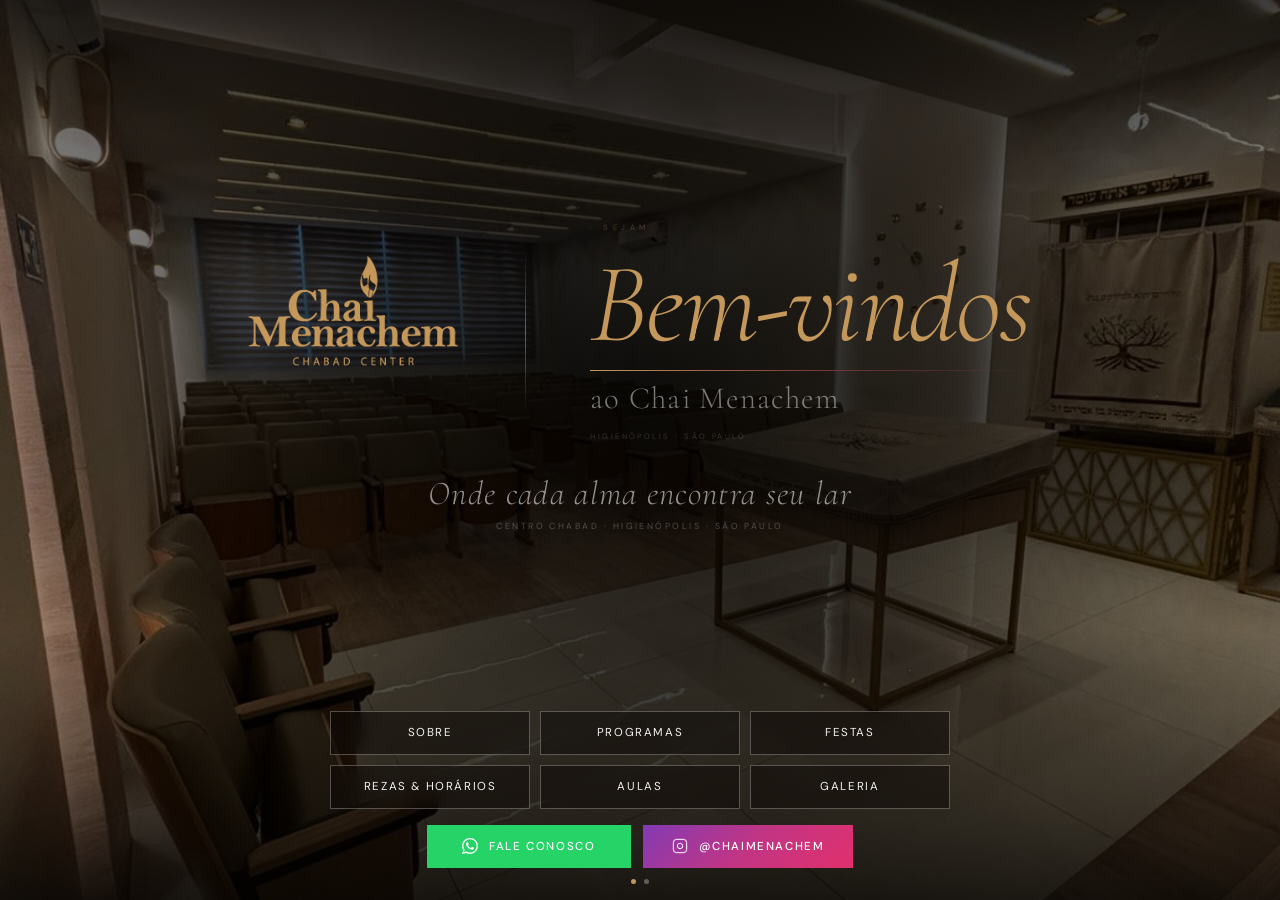
<file: Website/color-preview.html>
<!DOCTYPE html>
<html lang="pt-BR">
<head>
<meta charset="UTF-8">
<meta name="viewport" content="width=device-width, initial-scale=1.0">
<title>Chai Menachem — Centro Chabad</title>
<link rel="icon" type="image/png" href="logo.png"/>
<link rel="preconnect" href="https://fonts.googleapis.com">
<link href="https://fonts.googleapis.com/css2?family=Cormorant+Garamond:ital,wght@0,300;0,400;0,600;1,300;1,400&family=DM+Sans:opsz,wght@9..40,300;9..40,400;9..40,500&family=Frank+Ruhl+Libre:wght@400&display=swap" rel="stylesheet">
<style>
*,*::before,*::after{box-sizing:border-box;margin:0;padding:0}
html,body{height:100%;font-family:'DM Sans',sans-serif;-webkit-font-smoothing:antialiased;overflow:hidden}

:root {
  --accent: #7A3A3A;
  --accent-light: #9A4A4A;
  --accent-glow: rgba(122,58,58,0.45);
}

/* ── LANDING PAGE ── */
#landing {
  position: fixed;
  inset: 0;
  display: flex;
  flex-direction: column;
  justify-content: space-between;
  overflow: hidden;
}

/* ── SLIDESHOW ── */
.slides {
  position: absolute;
  inset: 0;
  z-index: 0;
}
.slide {
  position: absolute;
  inset: 0;
  background-size: cover;
  background-position: center;
  opacity: 0;
  transition: opacity 2s ease-in-out;
  animation: kenburns 10s ease-in-out infinite alternate;
}
.slide.active { opacity: 1; }
@keyframes kenburns {
  0%   { transform: scale(1.0); }
  100% { transform: scale(1.08); }
}
.overlay {
  position: absolute;
  inset: 0;
  z-index: 1;
  background:
    radial-gradient(ellipse 62% 72% at 50% 44%,
      rgba(3,2,1,0.92) 0%,
      rgba(3,2,1,0.72) 40%,
      rgba(3,2,1,0.18) 100%),
    linear-gradient(to bottom, rgba(3,2,1,0.72) 0%, rgba(3,2,1,0.12) 24%, rgba(3,2,1,0.12) 70%, rgba(3,2,1,0.82) 100%);
}

/* ── CONTENU ── */
.landing-content {
  position: relative;
  z-index: 2;
  display: flex;
  flex-direction: column;
  height: 100%;
  padding: 2.5rem 3rem 1.5rem;
}

/* ── CENTER GROUP ── */
.center-group {
  flex: 1;
  display: flex;
  flex-direction: column;
  justify-content: center;
  align-items: center;
  gap: .8rem;
}
.center-pair {
  display: flex;
  align-items: center;
  justify-content: center;
  gap: 2.5rem;
}

/* LOGO */
.logo-area {
  display: flex;
  flex-direction: column;
  align-items: center;
  text-align: center;
  animation: fadeSlideLeft .8s ease both;
  animation-delay: .2s;
  position: relative;
}
@keyframes fadeSlideLeft {
  from { opacity: 0; transform: translateX(-28px); }
  to   { opacity: 1; transform: translateX(0); }
}
.logo-img-wrap {
  width: 260px;
  height: 172px;
  overflow: hidden;
  position: relative;
  z-index: 1;
  flex-shrink: 0;
}
.logo-img {
  position: absolute;
  width: 429px;
  left: -88px;
  top: -136px;
  filter: url(#gold-exact);
  -webkit-mask-image: linear-gradient(to right, black 76%, transparent 100%);
  mask-image: linear-gradient(to right, black 76%, transparent 100%);
  -webkit-mask-size: 0% 100%;
  mask-size: 0% 100%;
  -webkit-mask-repeat: no-repeat;
  mask-repeat: no-repeat;
  animation: logoWrite 2.4s cubic-bezier(.25,.46,.45,.94) .3s both;
}
@keyframes logoWrite {
  from { -webkit-mask-size: 0% 100%;   mask-size: 0% 100%; }
  to   { -webkit-mask-size: 132% 100%; mask-size: 132% 100%; }
}
/* Lueur ambiante logo */
.logo-area::before {
  content: '';
  position: absolute;
  left: 50%; top: 50%;
  transform: translate(-50%, -50%);
  width: 320px; height: 145px;
  background: radial-gradient(ellipse at center,
    rgba(196,151,90,0.42) 0%,
    rgba(196,151,90,0.14) 52%,
    transparent 80%);
  z-index: 0;
  pointer-events: none;
  opacity: 0;
  animation: logoAmbient 6s ease-in-out 2.2s infinite;
}
@keyframes logoAmbient {
  0%,100% { opacity: .32; }
  50%     { opacity: .82; }
}

/* Slogan */
.center-bottom-label {
  text-align: center;
  margin-top: 0;
  margin-bottom: 0;
  opacity: 0;
  animation: fadeIn .8s ease 1.6s both;
}
.slogan-text {
  display: block;
  font-family: 'Cormorant Garamond', serif;
  font-size: clamp(1.5rem, 2.6vw, 2.2rem);
  font-style: italic;
  font-weight: 300;
  color: rgba(255,255,255,.55);
  letter-spacing: .04em;
  margin-bottom: .35rem;
}
.location-text {
  display: block;
  font-family: 'DM Sans', sans-serif;
  font-size: .55rem;
  letter-spacing: .28em;
  text-transform: uppercase;
  color: rgba(255,255,255,.25);
}

/* Separador vertical animado */
.pair-divider {
  width: 1px;
  height: 0;
  background: linear-gradient(to bottom, transparent, rgba(255,255,255,.35), transparent);
  flex-shrink: 0;
  animation: dividerGrow .7s cubic-bezier(.25,.46,.45,.94) .65s both;
}
@keyframes dividerGrow {
  to { height: 160px; }
}

/* BEM-VINDOS */
.welcome-area {
  text-align: left;
  position: relative;
  padding: 1.2rem 1.5rem;
}
@keyframes fadeIn {
  from { opacity: 0; }
  to   { opacity: 1; }
}
@keyframes clipReveal {
  from { clip-path: inset(100% 0 0 0); opacity: 0; }
  to   { clip-path: inset(0% 0 0 0);   opacity: 1; }
}
.welcome-eyebrow {
  display: block;
  font-family: 'DM Sans', sans-serif;
  font-size: .48rem;
  font-weight: 300;
  letter-spacing: .58em;
  text-transform: uppercase;
  color: rgba(196,151,90,.38);
  margin-bottom: 1rem;
  opacity: 0;
  animation: fadeIn .8s ease 1.5s both;
}
.welcome-word {
  font-family: 'Cormorant Garamond', serif;
  font-size: clamp(4.8rem, 8.8vw, 8.5rem);
  font-weight: 300;
  font-style: italic;
  color: #C4975A;
  letter-spacing: -.02em;
  line-height: 1;
  white-space: nowrap;
  display: block;
  animation: clipReveal 1.05s cubic-bezier(.25,.46,.45,.94) .75s both;
}
.welcome-city {
  display: block;
  font-family: 'DM Sans', sans-serif;
  font-size: .48rem;
  font-weight: 300;
  letter-spacing: .32em;
  text-transform: uppercase;
  color: rgba(255,255,255,.2);
  margin-top: .9rem;
  opacity: 0;
  animation: fadeIn .8s ease 2.2s both;
}
.welcome-sub-name {
  font-family: 'Cormorant Garamond', serif;
  font-size: clamp(1.3rem, 2.4vw, 2rem);
  font-style: normal;
  font-weight: 300;
  color: rgba(255,255,255,.45);
  display: block;
  margin-top: .55rem;
  letter-spacing: .04em;
  opacity: 0;
  animation: fadeIn .8s ease 1.25s both;
}
/* Traço animado */
.bv-underline {
  display: block;
  height: 1px;
  width: 0;
  background: linear-gradient(90deg, #C4975A, var(--accent), transparent);
  margin-top: .6rem;
  transform-origin: left;
  animation: underlineGrow .9s cubic-bezier(.25,.46,.45,.94) 1.5s forwards,
             underlinePulse 3s ease-in-out 2.5s infinite;
}
@keyframes underlineGrow { to { width: 100%; } }
@keyframes underlinePulse {
  0%,100% { opacity:1; }
  50%      { opacity:.35; }
}
.welcome-area:hover .bv-underline {
  height: 2px;
  background: linear-gradient(90deg, #C4975A, var(--accent));
}

/* ── MENU BUTTONS ── */
.menu-section { margin: 1rem 0; }
.menu-grid {
  display: grid;
  grid-template-columns: repeat(3, 1fr);
  gap: .6rem;
  max-width: 620px;
  margin: 0 auto;
}
.menu-btn {
  position: relative;
  overflow: hidden;
  padding: .85rem 1rem;
  background: rgba(10,6,3,.45);
  backdrop-filter: blur(10px);
  -webkit-backdrop-filter: blur(10px);
  border: 1px solid rgba(255,255,255,.28);
  color: rgba(255,255,255,.95);
  font-family: 'DM Sans', sans-serif;
  font-size: .72rem;
  font-weight: 400;
  letter-spacing: .14em;
  text-transform: uppercase;
  cursor: pointer;
  text-align: center;
  text-decoration: none;
  transition: border-color .3s, color .3s, background .3s;
  opacity: 0;
  transform: translateY(18px);
  animation: btnUp .5s ease both;
}
.menu-btn::before {
  content: '';
  position: absolute;
  bottom: 0; left: 0; right: 0;
  height: 0;
  background: var(--accent);
  transition: height .35s cubic-bezier(.25,.46,.45,.94);
  z-index: 0;
}
.menu-btn span { position: relative; z-index: 1; }
.menu-btn:hover { border-color: var(--accent); color: #fff; }
.menu-btn:hover::before { height: 100%; }
@keyframes btnUp { to { opacity: 1; transform: translateY(0); } }
.menu-btn:nth-child(1) { animation-delay: .9s; }
.menu-btn:nth-child(2) { animation-delay: 1.0s; }
.menu-btn:nth-child(3) { animation-delay: 1.1s; }
.menu-btn:nth-child(4) { animation-delay: 1.15s; }
.menu-btn:nth-child(5) { animation-delay: 1.2s; }
.menu-btn:nth-child(6) { animation-delay: 1.25s; }

/* ── BOTTOM ROW ── */
.bottom-row {
  display: flex;
  flex-direction: column;
  align-items: center;
  gap: .8rem;
  padding-bottom: .5rem;
}
.fale-btn {
  display: flex;
  align-items: center;
  gap: .7rem;
  padding: .85rem 2.2rem;
  background: #25D366;
  border: none;
  text-decoration: none;
  color: #fff;
  font-family: 'DM Sans', sans-serif;
  font-size: .72rem;
  font-weight: 500;
  letter-spacing: .14em;
  text-transform: uppercase;
  cursor: pointer;
  animation: fadeIn .8s ease 1.5s both, pulse 3s ease 4s infinite;
  transition: background .3s, transform .2s;
}
.fale-btn:hover { background: #1EB857; transform: translateY(-2px); }
@keyframes pulse {
  0%,100% { box-shadow: 0 0 0 0 rgba(37,211,102,.4); }
  50%      { box-shadow: 0 0 0 10px rgba(37,211,102,0); }
}
.insta-btn {
  display: inline-flex;
  align-items: center;
  gap: .65rem;
  padding: .85rem 1.8rem;
  background: linear-gradient(135deg, #833AB4, #C13584, #E1306C);
  border: none;
  color: #fff;
  font-family: 'DM Sans', sans-serif;
  font-size: .72rem;
  font-weight: 500;
  letter-spacing: .14em;
  text-transform: uppercase;
  text-decoration: none;
  cursor: pointer;
  transition: opacity .3s, transform .2s;
  animation: fadeIn .8s ease 1.6s both;
}
.insta-btn:hover { opacity: .85; transform: translateY(-2px); }

/* ── DOTS SLIDESHOW ── */
.slide-dots {
  position: absolute;
  bottom: 1rem; left: 50%;
  transform: translateX(-50%);
  display: flex;
  gap: .5rem;
  z-index: 10;
}
.slide-dot {
  width: 5px; height: 5px;
  border-radius: 50%;
  background: rgba(255,255,255,.3);
  transition: background .3s;
  cursor: pointer;
}
.slide-dot.active { background: #C4975A; }
</style>
</head>
<body>

<!-- Filtro SVG para cor dourada exata no logo -->
<svg width="0" height="0" aria-hidden="true" style="position:absolute;overflow:hidden;pointer-events:none">
  <defs>
    <filter id="gold-exact" color-interpolation-filters="sRGB">
      <feFlood flood-color="#C4975A" flood-opacity="1" result="gold"/>
      <feComposite in="gold" in2="SourceGraphic" operator="in"/>
    </filter>
  </defs>
</svg>

<!-- LANDING PAGE -->
<div id="landing">

  <!-- Slideshow -->
  <div class="slides">
    <div class="slide active" style="background-image:url('WhatsApp Image 2026-05-19 at 10.27.20 (1).jpeg');background-position:center center"></div>
    <div class="slide" style="background-image:url('WhatsApp Image 2026-05-19 at 10.27.20 (2).jpeg');background-position:center center"></div>
  </div>
  <div class="overlay"></div>
  <div class="slide-dots">
    <div class="slide-dot active"></div>
    <div class="slide-dot"></div>
  </div>

  <!-- Conteúdo -->
  <div class="landing-content">

    <div class="center-group">
      <div class="center-pair">
        <!-- LOGO -->
        <div class="logo-area">
          <div class="logo-img-wrap">
            <img src="logo-transparent.png" alt="Chai Menachem" class="logo-img">
          </div>
        </div>

        <!-- Separador animado -->
        <div class="pair-divider"></div>

        <!-- BEM-VINDOS -->
        <div class="welcome-area">
          <span class="welcome-eyebrow">· sejam ·</span>
          <span class="welcome-word">Bem-vindos</span>
          <div class="bv-underline"></div>
          <span class="welcome-sub-name">ao Chai Menachem</span>
          <span class="welcome-city">Higienópolis · São Paulo</span>
        </div>
      </div>

      <!-- Slogan -->
      <div class="center-bottom-label">
        <span class="slogan-text">Onde cada alma encontra seu lar</span>
        <span class="location-text">Centro Chabad · Higienópolis · São Paulo</span>
      </div>
    </div>

    <!-- MENU -->
    <div class="menu-section">
      <div class="menu-grid">
        <a href="sobre.html" class="menu-btn"><span>Sobre</span></a>
        <a href="programas.html" class="menu-btn"><span>Programas</span></a>
        <a href="index.html#festas" class="menu-btn"><span>Festas</span></a>
        <a href="rezas.html" class="menu-btn"><span>Rezas &amp; Horários</span></a>
        <a href="aulas.html" class="menu-btn"><span>Aulas</span></a>
        <a href="sobre.html#espaco" class="menu-btn"><span>Galeria</span></a>
      </div>
    </div>

    <!-- BOTTOM -->
    <div class="bottom-row">
      <div style="display:flex;gap:.8rem;align-items:center">
        <a href="https://wa.me/5511991969797" target="_blank" rel="noopener" class="fale-btn">
          <svg width="16" height="16" viewBox="0 0 24 24" fill="currentColor"><path d="M17.472 14.382c-.297-.149-1.758-.867-2.03-.967-.273-.099-.471-.148-.67.15-.197.297-.767.966-.94 1.164-.173.199-.347.223-.644.075-.297-.15-1.255-.463-2.39-1.475-.883-.788-1.48-1.761-1.653-2.059-.173-.297-.018-.458.13-.606.134-.133.298-.347.446-.52.149-.174.198-.298.298-.497.099-.198.05-.371-.025-.52-.075-.149-.669-1.612-.916-2.207-.242-.579-.487-.5-.669-.51-.173-.008-.371-.01-.57-.01-.198 0-.52.074-.792.372-.272.297-1.04 1.016-1.04 2.479 0 1.462 1.065 2.875 1.213 3.074.149.198 2.096 3.2 5.077 4.487.709.306 1.262.489 1.694.625.712.227 1.36.195 1.871.118.571-.085 1.758-.719 2.006-1.413.248-.694.248-1.289.173-1.413-.074-.124-.272-.198-.57-.347m-5.421 7.403h-.004a9.87 9.87 0 01-5.031-1.378l-.361-.214-3.741.982.998-3.648-.235-.374a9.86 9.86 0 01-1.51-5.26c.001-5.45 4.436-9.884 9.888-9.884 2.64 0 5.122 1.03 6.988 2.898a9.825 9.825 0 012.893 6.994c-.003 5.45-4.437 9.884-9.885 9.884m8.413-18.297A11.815 11.815 0 0012.05 0C5.495 0 .16 5.335.157 11.892c0 2.096.547 4.142 1.588 5.945L.057 24l6.305-1.654a11.882 11.882 0 005.683 1.448h.005c6.554 0 11.89-5.335 11.893-11.893a11.821 11.821 0 00-3.48-8.413z"/></svg>
          Fale Conosco
        </a>
        <a href="https://instagram.com/chaimenachem" target="_blank" class="insta-btn">
          <svg width="16" height="16" viewBox="0 0 24 24" fill="none" stroke="currentColor" stroke-width="1.5"><rect x="2" y="2" width="20" height="20" rx="5"/><path d="M16 11.37A4 4 0 1112.63 8 4 4 0 0116 11.37z"/><line x1="17.5" y1="6.5" x2="17.51" y2="6.5"/></svg>
          @chaimenachem
        </a>
      </div>
    </div>

  </div>
</div>

<script>
/* SLIDESHOW */
(function() {
  const slides = document.querySelectorAll('.slide');
  const dots   = document.querySelectorAll('.slide-dot');
  let cur = 0;
  function goTo(n) {
    slides[cur].classList.remove('active'); dots[cur].classList.remove('active');
    cur = (n + slides.length) % slides.length;
    slides[cur].classList.add('active'); dots[cur].classList.add('active');
  }
  dots.forEach((d, i) => d.addEventListener('click', () => goTo(i)));
  setInterval(() => goTo(cur + 1), 5000);
})();
</script>
</body>
</html>
</file>
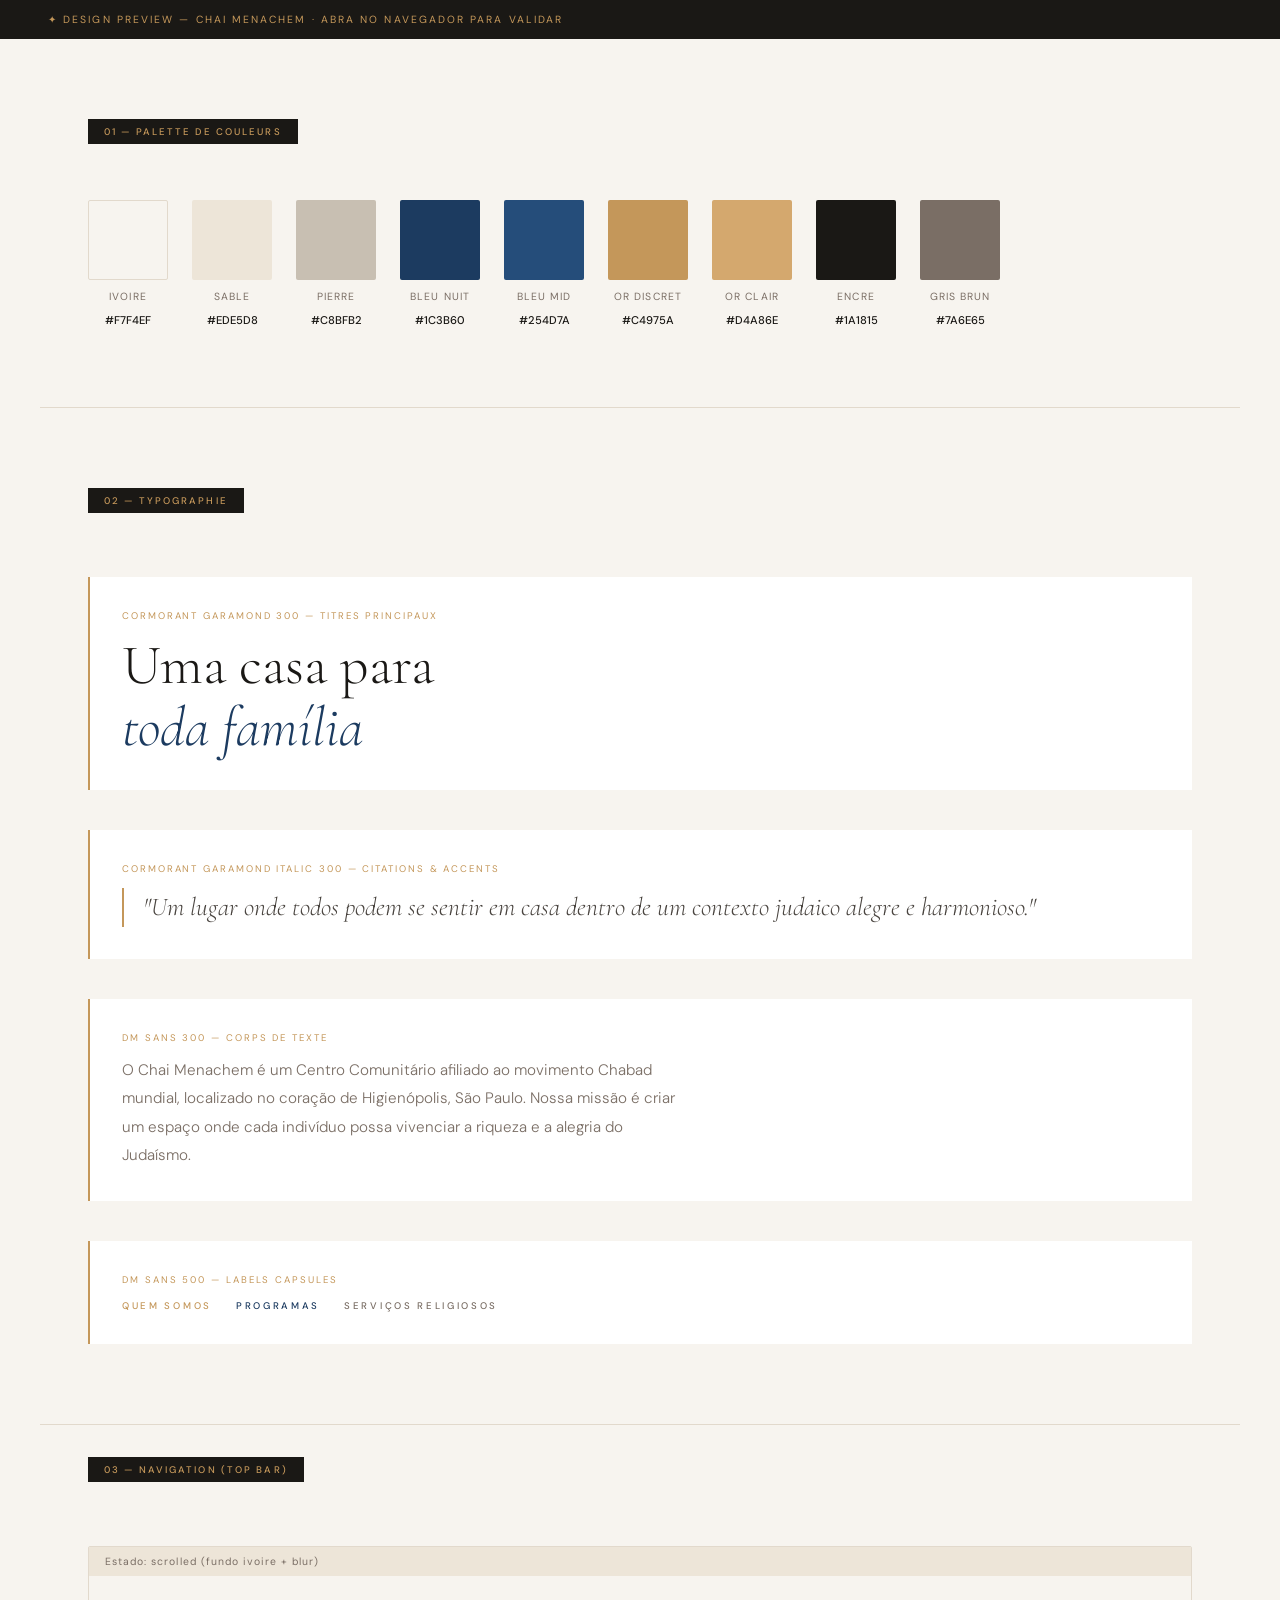
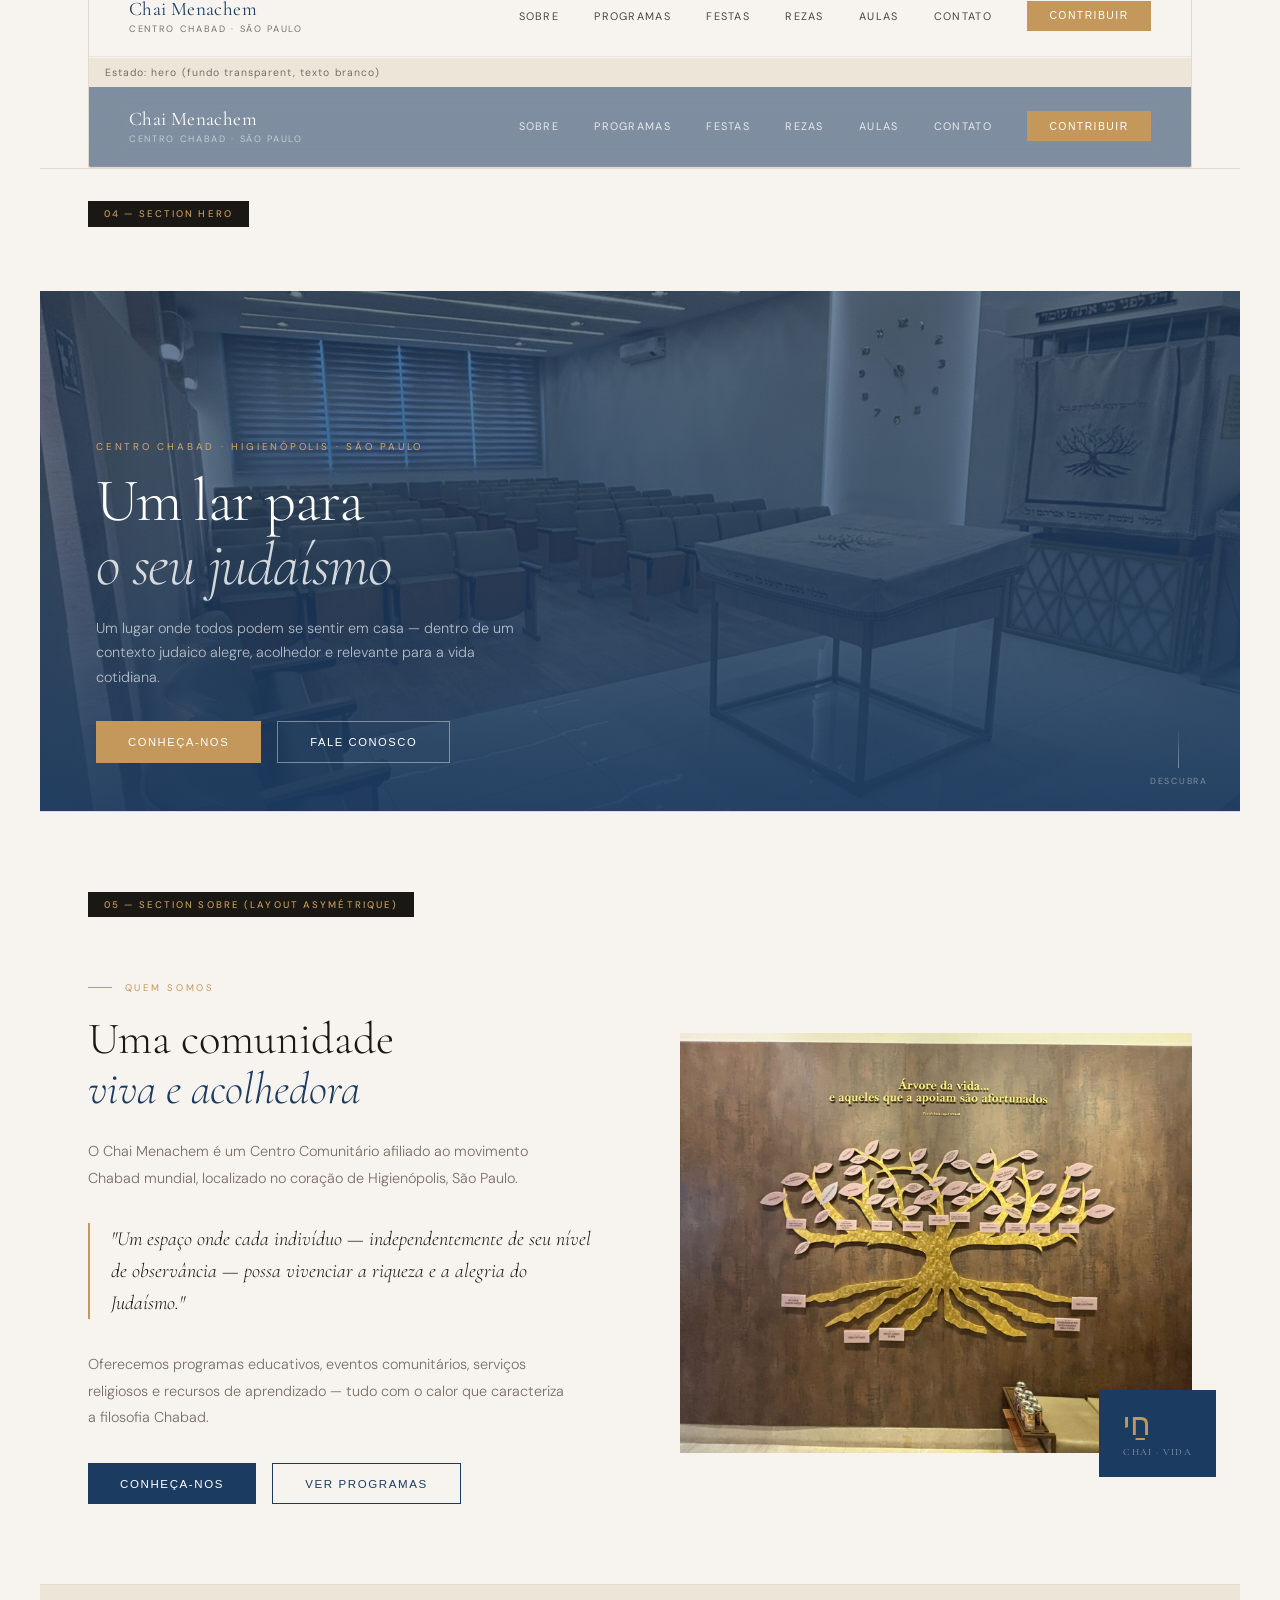
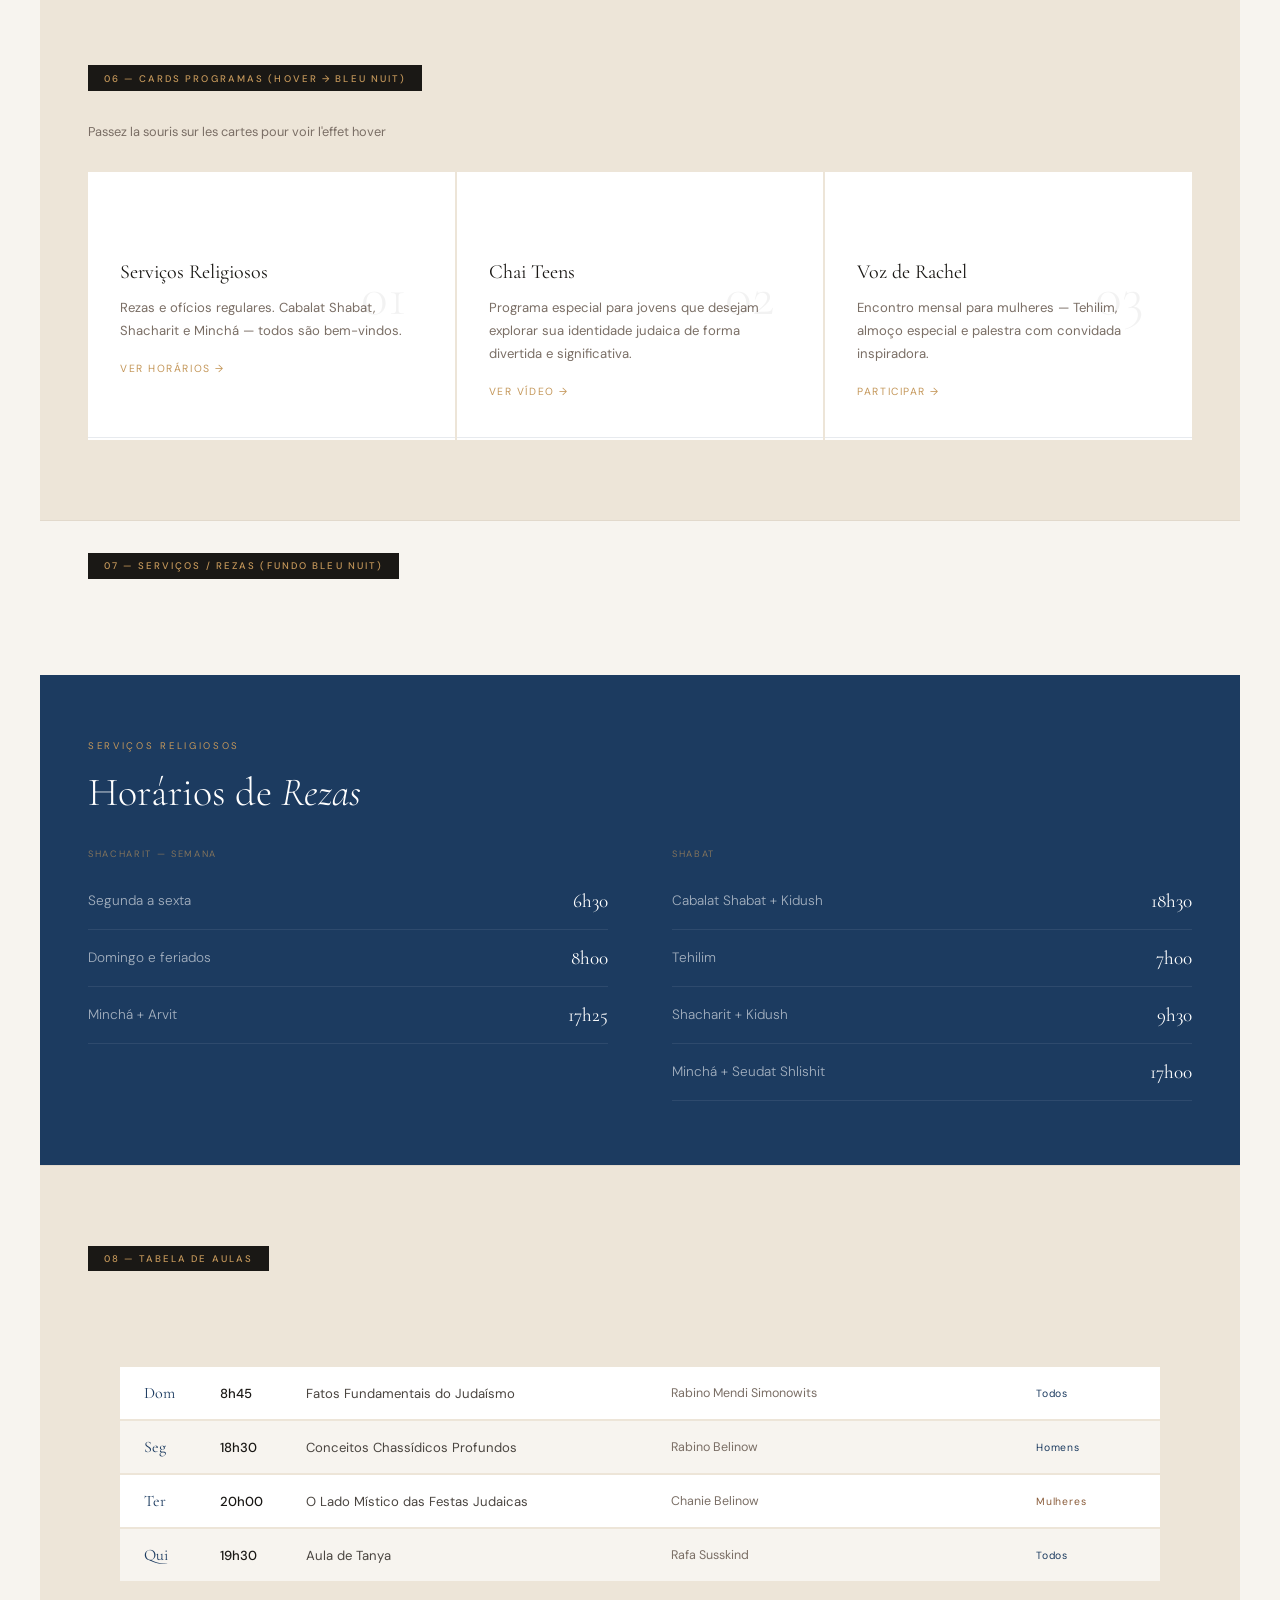
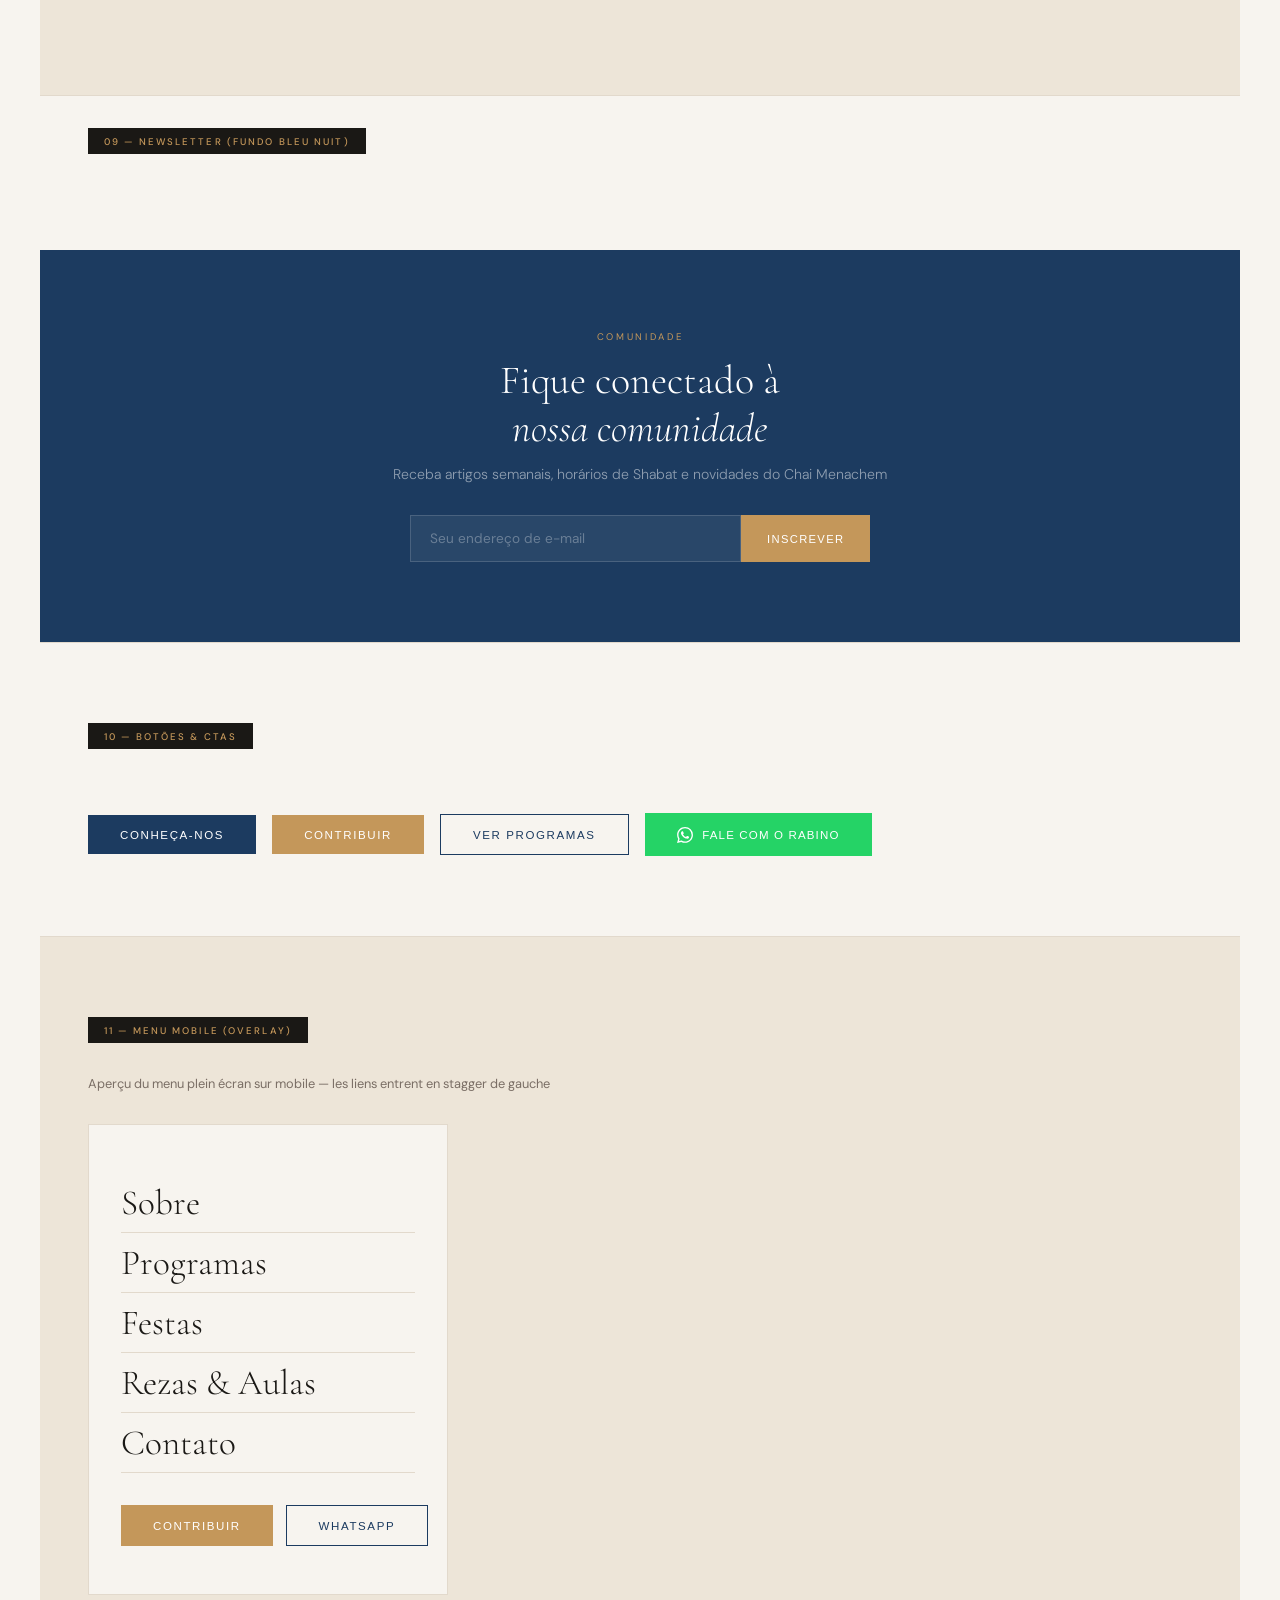
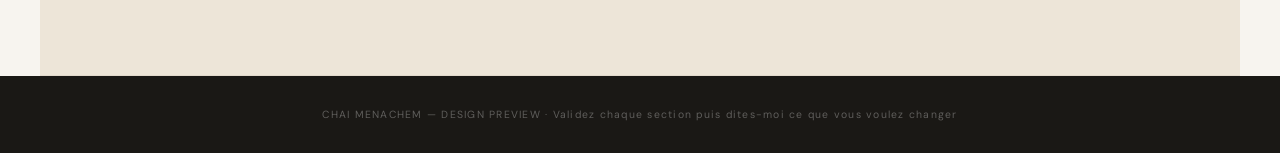
<file: Website/design-preview.html>
<!DOCTYPE html>
<html lang="pt-BR">
<head>
<meta charset="UTF-8">
<meta name="viewport" content="width=device-width, initial-scale=1.0">
<title>Chai Menachem — Design Preview</title>
<link rel="preconnect" href="https://fonts.googleapis.com">
<link href="https://fonts.googleapis.com/css2?family=Cormorant+Garamond:ital,wght@0,300;0,400;0,600;1,300;1,400;1,600&family=DM+Sans:opsz,wght@9..40,300;9..40,400;9..40,500&display=swap" rel="stylesheet">
<style>
*,*::before,*::after{box-sizing:border-box;margin:0;padding:0}
body{font-family:'DM Sans',sans-serif;background:#F7F4EF;color:#1A1815;-webkit-font-smoothing:antialiased}

/* ── GUIDE LABEL ── */
.guide-label{background:#1A1815;color:#C4975A;font-size:.6rem;font-weight:500;letter-spacing:.22em;text-transform:uppercase;padding:.4rem 1rem;display:inline-block;margin-bottom:2rem}

/* ── SECTION ── */
.preview-block{padding:5rem 3rem;border-bottom:1px solid #E2D9CC;max-width:1200px;margin:0 auto}

/* ════════════════════════
   1. PALETTE
════════════════════════ */
.swatches{display:flex;gap:1.5rem;flex-wrap:wrap;margin-top:1.5rem}
.swatch{display:flex;flex-direction:column;align-items:center;gap:.6rem}
.swatch-color{width:80px;height:80px;border-radius:2px}
.swatch-name{font-size:.65rem;letter-spacing:.1em;text-transform:uppercase;color:#7A6E65}
.swatch-hex{font-size:.7rem;font-weight:500;color:#1A1815}

/* ════════════════════════
   2. TYPOGRAPHY
════════════════════════ */
.typo-block{margin-top:2rem;display:flex;flex-direction:column;gap:2.5rem}
.typo-sample{padding:2rem;background:#fff;border-left:2px solid #C4975A}
.typo-label{font-size:.6rem;letter-spacing:.2em;text-transform:uppercase;color:#C4975A;margin-bottom:.8rem}

/* ════════════════════════
   3. HEADER PREVIEW
════════════════════════ */
.header-preview-wrap{margin-top:2rem;border:1px solid #E2D9CC;overflow:hidden;border-radius:2px}
.header-demo{display:flex;align-items:center;justify-content:space-between;padding:1.3rem 2.5rem;background:rgba(247,244,239,0.95);backdrop-filter:blur(16px);border-bottom:1px solid rgba(0,0,0,.06)}
.header-demo--dark{background:rgba(28,59,96,0.55);border-bottom:1px solid rgba(255,255,255,.08)}
.hd-logo{display:flex;flex-direction:column}
.hd-logo-name{font-family:'Cormorant Garamond',serif;font-size:1.2rem;font-weight:400;color:#1C3B60;letter-spacing:.02em}
.hd-logo-name--w{color:#fff}
.hd-logo-sub{font-size:.58rem;letter-spacing:.18em;text-transform:uppercase;color:#7A6E65;margin-top:.1rem}
.hd-logo-sub--w{color:rgba(255,255,255,.55)}
.hd-nav{display:flex;align-items:center;gap:2.2rem}
.hd-link{font-size:.68rem;letter-spacing:.12em;text-transform:uppercase;color:#4A4540;text-decoration:none;position:relative}
.hd-link--w{color:rgba(255,255,255,.8)}
.hd-link::after{content:'';position:absolute;bottom:-3px;left:0;width:0;height:1px;background:#C4975A;transition:width .3s}
.hd-link:hover::after{width:100%}
.hd-cta{font-size:.65rem;font-weight:500;letter-spacing:.14em;text-transform:uppercase;padding:.6rem 1.4rem;background:#C4975A;color:#fff;border:none;cursor:pointer;transition:all .3s}
.hd-cta:hover{background:#D4A86E}
.header-demo-label{background:#EDE5D8;padding:.5rem 1rem;font-size:.65rem;color:#7A6E65;letter-spacing:.1em}

/* ════════════════════════
   4. HERO PREVIEW
════════════════════════ */
.hero-demo{
  height:520px;
  background:linear-gradient(to bottom right,#1C3B60,#254D7A);
  position:relative;
  overflow:hidden;
  display:flex;align-items:flex-end;
}
.hero-demo::before{
  content:'';position:absolute;inset:0;
  background:url('WhatsApp Image 2026-05-19 at 10.27.20 (1).jpeg') center/cover no-repeat;
  opacity:.35;
}
.hero-demo-overlay{
  position:absolute;inset:0;
  background:linear-gradient(to top,rgba(28,59,96,.85) 0%,rgba(28,59,96,.2) 60%,transparent 100%);
}
.hero-demo-content{position:relative;z-index:2;padding:3rem 3.5rem;max-width:700px}
.hero-eyebrow{font-size:.62rem;letter-spacing:.28em;text-transform:uppercase;color:#D4A86E;margin-bottom:1rem}
.hero-title-demo{font-family:'Cormorant Garamond',serif;font-size:3.8rem;font-weight:300;color:#fff;line-height:1.05;letter-spacing:-.02em;margin-bottom:1.2rem}
.hero-title-demo em{font-style:italic;color:rgba(255,255,255,.8)}
.hero-sub-demo{font-size:.9rem;color:rgba(255,255,255,.65);font-weight:300;line-height:1.7;margin-bottom:2rem;max-width:440px}
.hero-btns{display:flex;gap:1rem}
.btn-hero-primary{padding:.85rem 2rem;background:#C4975A;color:#fff;font-size:.7rem;font-weight:500;letter-spacing:.14em;text-transform:uppercase;border:none;cursor:pointer}
.btn-hero-ghost{padding:.85rem 2rem;border:1px solid rgba(255,255,255,.4);color:#fff;font-size:.7rem;font-weight:400;letter-spacing:.14em;text-transform:uppercase;background:none;cursor:pointer}
.hero-scroll-hint{position:absolute;bottom:1.5rem;right:2rem;display:flex;flex-direction:column;align-items:center;gap:.4rem}
.scroll-line-demo{width:1px;height:40px;background:linear-gradient(to bottom,transparent,rgba(255,255,255,.4))}
.scroll-txt-demo{font-size:.55rem;letter-spacing:.2em;text-transform:uppercase;color:rgba(255,255,255,.4)}

/* ════════════════════════
   5. SECTION SOBRE PREVIEW
════════════════════════ */
.sobre-demo{display:grid;grid-template-columns:1fr 1fr;gap:5rem;align-items:center;margin-top:2rem}
.sobre-text-demo{}
.eyebrow-demo{display:flex;align-items:center;gap:.8rem;margin-bottom:1.2rem}
.eyebrow-line-demo{width:24px;height:1px;background:#C4975A}
.eyebrow-text-demo{font-size:.6rem;letter-spacing:.28em;text-transform:uppercase;color:#C4975A}
.sec-title-demo{font-family:'Cormorant Garamond',serif;font-size:2.8rem;font-weight:300;line-height:1.12;color:#1A1815;margin-bottom:1.5rem}
.sec-title-demo em{font-style:italic;color:#1C3B60}
.sec-body-demo{font-size:.9rem;line-height:1.85;color:#7A6E65;font-weight:300;max-width:480px;margin-bottom:1.5rem}
.quote-demo{border-left:2px solid #C4975A;padding-left:1.3rem;margin:2rem 0}
.quote-demo-text{font-family:'Cormorant Garamond',serif;font-size:1.25rem;font-style:italic;font-weight:300;color:#1A1815;line-height:1.6}
.sobre-img-demo{
  background:url('WhatsApp Image 2026-05-19 at 10.27.21 (3).jpeg') center/cover;
  height:420px;
  position:relative;
}
.sobre-img-badge{
  position:absolute;bottom:-1.5rem;right:-1.5rem;
  background:#1C3B60;color:#fff;
  padding:1.2rem 1.5rem;
  font-family:'Cormorant Garamond',serif;
}
.sobre-badge-heb{font-size:2rem;font-weight:300;color:#C4975A;display:block;line-height:1}
.sobre-badge-txt{font-size:.6rem;letter-spacing:.15em;text-transform:uppercase;color:rgba(255,255,255,.5);margin-top:.3rem;display:block}

/* ════════════════════════
   6. CARD PROGRAMAS PREVIEW
════════════════════════ */
.cards-demo{display:grid;grid-template-columns:repeat(3,1fr);gap:2px;margin-top:2rem}
.card-demo{
  padding:2.5rem 2rem;background:#fff;position:relative;overflow:hidden;
  border-bottom:2px solid transparent;
  transition:border-color .3s,background .3s;
  cursor:default;
}
.card-demo:hover{border-bottom-color:#C4975A}
.card-demo::after{
  content:'';position:absolute;inset:0;
  background:#1C3B60;
  transform:translateY(100%);
  transition:transform .5s cubic-bezier(.25,.46,.45,.94);
  z-index:0;
}
.card-demo:hover::after{transform:translateY(0)}
.card-inner{position:relative;z-index:1}
.card-num{font-family:'Cormorant Garamond',serif;font-size:3.5rem;font-weight:300;color:rgba(0,0,0,.05);position:absolute;top:.5rem;right:1rem;line-height:1;transition:color .4s}
.card-demo:hover .card-num{color:rgba(255,255,255,.05)}
.card-name{font-family:'Cormorant Garamond',serif;font-size:1.25rem;font-weight:400;color:#1A1815;margin-bottom:.8rem;margin-top:3rem;transition:color .4s}
.card-demo:hover .card-name{color:#fff}
.card-text{font-size:.82rem;color:#7A6E65;line-height:1.75;transition:color .4s}
.card-demo:hover .card-text{color:rgba(255,255,255,.6)}
.card-link{font-size:.65rem;letter-spacing:.15em;text-transform:uppercase;color:#C4975A;margin-top:1.2rem;display:block;transition:color .3s}
.card-demo:hover .card-link{color:#D4A86E}

/* ════════════════════════
   7. REZAS (HORÁRIOS) PREVIEW
════════════════════════ */
.rezas-demo{background:#1C3B60;padding:4rem 3rem;margin-top:2rem}
.rezas-label-demo{font-size:.6rem;letter-spacing:.28em;text-transform:uppercase;color:#C4975A;margin-bottom:1rem}
.rezas-title-demo{font-family:'Cormorant Garamond',serif;font-size:2.5rem;font-weight:300;color:#fff;margin-bottom:2rem}
.svc-list-demo{display:flex;flex-direction:column;gap:0}
.svc-row-demo{display:flex;justify-content:space-between;align-items:center;padding:1rem 0;border-bottom:1px solid rgba(255,255,255,.08)}
.svc-name-demo{font-size:.85rem;color:rgba(255,255,255,.6);font-weight:300}
.svc-time-demo{font-family:'Cormorant Garamond',serif;font-size:1.2rem;color:#fff}

/* ════════════════════════
   8. AULAS TABLE PREVIEW
════════════════════════ */
.aulas-demo{margin-top:2rem;background:#EDE5D8;padding:2rem}
.aula-row-demo{display:grid;grid-template-columns:60px 70px 1fr 1fr 100px;gap:1rem;padding:1rem 1.5rem;background:#fff;margin-bottom:2px;align-items:center;font-size:.82rem;color:#4A4540}
.aula-row-demo:nth-child(even){background:#F7F4EF}
.aula-dia-demo{font-family:'Cormorant Garamond',serif;font-size:1rem;color:#1C3B60;font-weight:400}
.aula-hora-demo{font-weight:500;color:#1A1815}
.aula-pub-h{color:#1C3B60;font-size:.65rem;letter-spacing:.08em}
.aula-pub-m{color:#8A5C3A;font-size:.65rem;letter-spacing:.08em}

/* ════════════════════════
   9. NEWSLETTER PREVIEW
════════════════════════ */
.nl-demo{background:#1C3B60;padding:5rem 3rem;text-align:center;margin-top:2rem}
.nl-tag{font-size:.6rem;letter-spacing:.28em;text-transform:uppercase;color:#C4975A;margin-bottom:.8rem}
.nl-title-demo{font-family:'Cormorant Garamond',serif;font-size:2.5rem;font-weight:300;color:#fff;margin-bottom:.8rem}
.nl-title-demo em{font-style:italic}
.nl-sub-demo{font-size:.88rem;color:rgba(255,255,255,.5);margin-bottom:2rem;font-weight:300}
.nl-form-demo{display:flex;gap:0;max-width:460px;margin:0 auto}
.nl-input-demo{flex:1;padding:.9rem 1.2rem;background:rgba(255,255,255,.06);border:1px solid rgba(255,255,255,.15);color:#fff;font-family:'DM Sans',sans-serif;font-size:.85rem;outline:none}
.nl-input-demo::placeholder{color:rgba(255,255,255,.3)}
.nl-btn-demo{padding:.9rem 1.6rem;background:#C4975A;border:none;color:#fff;font-size:.7rem;font-weight:500;letter-spacing:.12em;text-transform:uppercase;cursor:pointer}

/* ════════════════════════
   10. BUTTONS
════════════════════════ */
.btns-demo{display:flex;gap:1rem;flex-wrap:wrap;margin-top:2rem;align-items:center}
.btn-p{padding:.85rem 2rem;background:#1C3B60;color:#fff;font-size:.72rem;font-weight:500;letter-spacing:.14em;text-transform:uppercase;border:none;cursor:pointer}
.btn-g{padding:.85rem 2rem;background:#C4975A;color:#fff;font-size:.72rem;font-weight:500;letter-spacing:.14em;text-transform:uppercase;border:none;cursor:pointer}
.btn-o{padding:.85rem 2rem;background:transparent;color:#1C3B60;border:1px solid #1C3B60;font-size:.72rem;font-weight:400;letter-spacing:.14em;text-transform:uppercase;cursor:pointer}
.btn-wa{padding:.85rem 2rem;background:#25D366;color:#fff;font-size:.72rem;font-weight:500;letter-spacing:.1em;text-transform:uppercase;border:none;cursor:pointer;display:flex;align-items:center;gap:.6rem}

/* ════════════════════════
   11. MOBILE MENU PREVIEW
════════════════════════ */
.mobile-menu-demo{background:#F7F4EF;border:1px solid #E2D9CC;padding:3rem 2rem;max-width:360px;margin-top:2rem}
.mob-link-demo{font-family:'Cormorant Garamond',serif;font-size:2.2rem;font-weight:300;color:#1A1815;padding:.5rem 0;border-bottom:1px solid #E2D9CC;display:block}
.mob-link-demo:last-child{border-bottom:none}
.mob-ctas{display:flex;gap:.8rem;margin-top:2rem}

/* ════════════════════════
   UTIL
════════════════════════ */
.row{display:flex;align-items:center;justify-content:space-between;flex-wrap:wrap;gap:1rem}
h3.section-title{font-family:'Cormorant Garamond',serif;font-size:1.8rem;font-weight:300;color:#1A1815}
.divider{height:1px;background:linear-gradient(90deg,transparent,#C4975A,transparent);margin:1rem 0}
.badge-preview{display:inline-block;padding:.3rem 1rem;background:#1C3B60;color:#C4975A;font-size:.6rem;letter-spacing:.18em;text-transform:uppercase}
</style>
</head>
<body>

<!-- ══ HEADER ══ -->
<div style="background:#1A1815;color:#C4975A;font-size:.65rem;letter-spacing:.2em;text-transform:uppercase;padding:.8rem 3rem;font-family:'DM Sans',sans-serif">
  ✦ Design Preview — Chai Menachem · Abra no navegador para validar
</div>

<div class="preview-block">
  <div class="guide-label">01 — Palette de couleurs</div>
  <div class="swatches">
    <div class="swatch"><div class="swatch-color" style="background:#F7F4EF;border:1px solid #E2D9CC"></div><span class="swatch-name">Ivoire</span><span class="swatch-hex">#F7F4EF</span></div>
    <div class="swatch"><div class="swatch-color" style="background:#EDE5D8"></div><span class="swatch-name">Sable</span><span class="swatch-hex">#EDE5D8</span></div>
    <div class="swatch"><div class="swatch-color" style="background:#C8BFB2"></div><span class="swatch-name">Pierre</span><span class="swatch-hex">#C8BFB2</span></div>
    <div class="swatch"><div class="swatch-color" style="background:#1C3B60"></div><span class="swatch-name">Bleu nuit</span><span class="swatch-hex">#1C3B60</span></div>
    <div class="swatch"><div class="swatch-color" style="background:#254D7A"></div><span class="swatch-name">Bleu mid</span><span class="swatch-hex">#254D7A</span></div>
    <div class="swatch"><div class="swatch-color" style="background:#C4975A"></div><span class="swatch-name">Or discret</span><span class="swatch-hex">#C4975A</span></div>
    <div class="swatch"><div class="swatch-color" style="background:#D4A86E"></div><span class="swatch-name">Or clair</span><span class="swatch-hex">#D4A86E</span></div>
    <div class="swatch"><div class="swatch-color" style="background:#1A1815"></div><span class="swatch-name">Encre</span><span class="swatch-hex">#1A1815</span></div>
    <div class="swatch"><div class="swatch-color" style="background:#7A6E65"></div><span class="swatch-name">Gris brun</span><span class="swatch-hex">#7A6E65</span></div>
  </div>
</div>

<div class="preview-block">
  <div class="guide-label">02 — Typographie</div>
  <div class="typo-block">
    <div class="typo-sample">
      <div class="typo-label">Cormorant Garamond 300 — Titres principaux</div>
      <div style="font-family:'Cormorant Garamond',serif;font-size:3.5rem;font-weight:300;color:#1A1815;line-height:1.1">Uma casa para<br><em style="color:#1C3B60">toda família</em></div>
    </div>
    <div class="typo-sample">
      <div class="typo-label">Cormorant Garamond Italic 300 — Citations & accents</div>
      <div style="font-family:'Cormorant Garamond',serif;font-size:1.6rem;font-style:italic;font-weight:300;color:#4A4540;line-height:1.5;border-left:2px solid #C4975A;padding-left:1.2rem">"Um lugar onde todos podem se sentir em casa dentro de um contexto judaico alegre e harmonioso."</div>
    </div>
    <div class="typo-sample">
      <div class="typo-label">DM Sans 300 — Corps de texte</div>
      <div style="font-family:'DM Sans',sans-serif;font-size:.95rem;font-weight:300;color:#7A6E65;line-height:1.85;max-width:560px">O Chai Menachem é um Centro Comunitário afiliado ao movimento Chabad mundial, localizado no coração de Higienópolis, São Paulo. Nossa missão é criar um espaço onde cada indivíduo possa vivenciar a riqueza e a alegria do Judaísmo.</div>
    </div>
    <div class="typo-sample">
      <div class="typo-label">DM Sans 500 — Labels capsules</div>
      <div style="display:flex;gap:1.5rem;align-items:center;flex-wrap:wrap">
        <span style="font-family:'DM Sans',sans-serif;font-size:.6rem;font-weight:500;letter-spacing:.28em;text-transform:uppercase;color:#C4975A">Quem somos</span>
        <span style="font-family:'DM Sans',sans-serif;font-size:.6rem;font-weight:500;letter-spacing:.28em;text-transform:uppercase;color:#1C3B60">Programas</span>
        <span style="font-family:'DM Sans',sans-serif;font-size:.6rem;font-weight:500;letter-spacing:.28em;text-transform:uppercase;color:#7A6E65">Serviços religiosos</span>
      </div>
    </div>
  </div>
</div>

<div class="preview-block" style="padding-top:2rem;padding-bottom:0">
  <div class="guide-label">03 — Navigation (top bar)</div>
  <div class="header-preview-wrap">
    <div class="header-demo-label">Estado: scrolled (fundo ivoire + blur)</div>
    <div class="header-demo">
      <div class="hd-logo">
        <span class="hd-logo-name">Chai Menachem</span>
        <span class="hd-logo-sub">Centro Chabad · São Paulo</span>
      </div>
      <div class="hd-nav">
        <a class="hd-link">Sobre</a>
        <a class="hd-link">Programas</a>
        <a class="hd-link">Festas</a>
        <a class="hd-link">Rezas</a>
        <a class="hd-link">Aulas</a>
        <a class="hd-link">Contato</a>
        <button class="hd-cta">Contribuir</button>
      </div>
    </div>
    <div class="header-demo-label" style="margin-top:1px">Estado: hero (fundo transparent, texto branco)</div>
    <div class="header-demo header-demo--dark">
      <div class="hd-logo">
        <span class="hd-logo-name hd-logo-name--w">Chai Menachem</span>
        <span class="hd-logo-sub hd-logo-sub--w">Centro Chabad · São Paulo</span>
      </div>
      <div class="hd-nav">
        <a class="hd-link hd-link--w">Sobre</a>
        <a class="hd-link hd-link--w">Programas</a>
        <a class="hd-link hd-link--w">Festas</a>
        <a class="hd-link hd-link--w">Rezas</a>
        <a class="hd-link hd-link--w">Aulas</a>
        <a class="hd-link hd-link--w">Contato</a>
        <button class="hd-cta">Contribuir</button>
      </div>
    </div>
  </div>
</div>

<div class="preview-block" style="padding:0">
  <div style="padding:2rem 3rem"><div class="guide-label">04 — Section Hero</div></div>
  <div class="hero-demo">
    <div class="hero-demo-overlay"></div>
    <div class="hero-demo-content">
      <div class="hero-eyebrow">Centro Chabad · Higienópolis · São Paulo</div>
      <h1 class="hero-title-demo">Um lar para<br><em>o seu judaísmo</em></h1>
      <p class="hero-sub-demo">Um lugar onde todos podem se sentir em casa — dentro de um contexto judaico alegre, acolhedor e relevante para a vida cotidiana.</p>
      <div class="hero-btns">
        <button class="btn-hero-primary">Conheça-nos</button>
        <button class="btn-hero-ghost">Fale Conosco</button>
      </div>
    </div>
    <div class="hero-scroll-hint">
      <div class="scroll-line-demo"></div>
      <span class="scroll-txt-demo">Descubra</span>
    </div>
  </div>
</div>

<div class="preview-block" style="background:#F7F4EF">
  <div class="guide-label">05 — Section Sobre (layout asymétrique)</div>
  <div class="sobre-demo">
    <div class="sobre-text-demo">
      <div class="eyebrow-demo">
        <div class="eyebrow-line-demo"></div>
        <span class="eyebrow-text-demo">Quem somos</span>
      </div>
      <h2 class="sec-title-demo">Uma comunidade<br><em>viva e acolhedora</em></h2>
      <p class="sec-body-demo">O Chai Menachem é um Centro Comunitário afiliado ao movimento Chabad mundial, localizado no coração de Higienópolis, São Paulo.</p>
      <div class="quote-demo">
        <p class="quote-demo-text">"Um espaço onde cada indivíduo — independentemente de seu nível de observância — possa vivenciar a riqueza e a alegria do Judaísmo."</p>
      </div>
      <p class="sec-body-demo">Oferecemos programas educativos, eventos comunitários, serviços religiosos e recursos de aprendizado — tudo com o calor que caracteriza a filosofia Chabad.</p>
      <div style="margin-top:2rem;display:flex;gap:1rem">
        <button class="btn-p">Conheça-nos</button>
        <button class="btn-o">Ver programas</button>
      </div>
    </div>
    <div style="position:relative">
      <div class="sobre-img-demo"></div>
      <div class="sobre-img-badge">
        <span class="sobre-badge-heb">חַי</span>
        <span class="sobre-badge-txt">Chai · Vida</span>
      </div>
    </div>
  </div>
</div>

<div class="preview-block" style="background:#EDE5D8">
  <div class="guide-label">06 — Cards Programas (hover → bleu nuit)</div>
  <p style="font-size:.8rem;color:#7A6E65;margin-bottom:2rem">Passez la souris sur les cartes pour voir l'effet hover</p>
  <div class="cards-demo">
    <div class="card-demo">
      <div class="card-inner">
        <span class="card-num">01</span>
        <h3 class="card-name">Serviços Religiosos</h3>
        <p class="card-text">Rezas e ofícios regulares. Cabalat Shabat, Shacharit e Minchá — todos são bem-vindos.</p>
        <span class="card-link">Ver horários →</span>
      </div>
    </div>
    <div class="card-demo">
      <div class="card-inner">
        <span class="card-num">02</span>
        <h3 class="card-name">Chai Teens</h3>
        <p class="card-text">Programa especial para jovens que desejam explorar sua identidade judaica de forma divertida e significativa.</p>
        <span class="card-link">Ver vídeo →</span>
      </div>
    </div>
    <div class="card-demo">
      <div class="card-inner">
        <span class="card-num">03</span>
        <h3 class="card-name">Voz de Rachel</h3>
        <p class="card-text">Encontro mensal para mulheres — Tehilim, almoço especial e palestra com convidada inspiradora.</p>
        <span class="card-link">Participar →</span>
      </div>
    </div>
  </div>
</div>

<div class="preview-block" style="padding:0">
  <div style="padding:2rem 3rem"><div class="guide-label">07 — Serviços / Rezas (fundo bleu nuit)</div></div>
  <div class="rezas-demo">
    <div class="rezas-label-demo">Serviços Religiosos</div>
    <h2 class="rezas-title-demo">Horários de <em style="font-style:italic">Rezas</em></h2>
    <div style="display:grid;grid-template-columns:1fr 1fr;gap:4rem">
      <div>
        <div style="font-size:.58rem;letter-spacing:.18em;text-transform:uppercase;color:rgba(196,151,90,.6);margin-bottom:.8rem">Shacharit — Semana</div>
        <div class="svc-list-demo">
          <div class="svc-row-demo"><span class="svc-name-demo">Segunda a sexta</span><span class="svc-time-demo">6h30</span></div>
          <div class="svc-row-demo"><span class="svc-name-demo">Domingo e feriados</span><span class="svc-time-demo">8h00</span></div>
          <div class="svc-row-demo"><span class="svc-name-demo">Minchá + Arvit</span><span class="svc-time-demo">17h25</span></div>
        </div>
      </div>
      <div>
        <div style="font-size:.58rem;letter-spacing:.18em;text-transform:uppercase;color:rgba(196,151,90,.6);margin-bottom:.8rem">Shabat</div>
        <div class="svc-list-demo">
          <div class="svc-row-demo"><span class="svc-name-demo">Cabalat Shabat + Kidush</span><span class="svc-time-demo">18h30</span></div>
          <div class="svc-row-demo"><span class="svc-name-demo">Tehilim</span><span class="svc-time-demo">7h00</span></div>
          <div class="svc-row-demo"><span class="svc-name-demo">Shacharit + Kidush</span><span class="svc-time-demo">9h30</span></div>
          <div class="svc-row-demo"><span class="svc-name-demo">Minchá + Seudat Shlishit</span><span class="svc-time-demo">17h00</span></div>
        </div>
      </div>
    </div>
  </div>
</div>

<div class="preview-block" style="background:#EDE5D8">
  <div class="guide-label">08 — Tabela de Aulas</div>
  <div class="aulas-demo">
    <div class="aula-row-demo"><span class="aula-dia-demo">Dom</span><span class="aula-hora-demo">8h45</span><span>Fatos Fundamentais do Judaísmo</span><span style="color:#7A6E65;font-size:.78rem">Rabino Mendi Simonowits</span><span class="aula-pub-h">Todos</span></div>
    <div class="aula-row-demo"><span class="aula-dia-demo">Seg</span><span class="aula-hora-demo">18h30</span><span>Conceitos Chassídicos Profundos</span><span style="color:#7A6E65;font-size:.78rem">Rabino Belinow</span><span class="aula-pub-h">Homens</span></div>
    <div class="aula-row-demo"><span class="aula-dia-demo">Ter</span><span class="aula-hora-demo">20h00</span><span>O Lado Místico das Festas Judaicas</span><span style="color:#7A6E65;font-size:.78rem">Chanie Belinow</span><span class="aula-pub-m">Mulheres</span></div>
    <div class="aula-row-demo"><span class="aula-dia-demo">Qui</span><span class="aula-hora-demo">19h30</span><span>Aula de Tanya</span><span style="color:#7A6E65;font-size:.78rem">Rafa Susskind</span><span class="aula-pub-h">Todos</span></div>
  </div>
</div>

<div class="preview-block" style="padding:0">
  <div style="padding:2rem 3rem"><div class="guide-label">09 — Newsletter (fundo bleu nuit)</div></div>
  <div class="nl-demo">
    <div class="nl-tag">Comunidade</div>
    <h2 class="nl-title-demo">Fique conectado à<br><em>nossa comunidade</em></h2>
    <p class="nl-sub-demo">Receba artigos semanais, horários de Shabat e novidades do Chai Menachem</p>
    <div class="nl-form-demo">
      <input class="nl-input-demo" type="email" placeholder="Seu endereço de e-mail"/>
      <button class="nl-btn-demo">Inscrever</button>
    </div>
  </div>
</div>

<div class="preview-block" style="background:#F7F4EF">
  <div class="guide-label">10 — Botões & CTAs</div>
  <div class="btns-demo">
    <button class="btn-p">Conheça-nos</button>
    <button class="btn-g">Contribuir</button>
    <button class="btn-o">Ver programas</button>
    <button class="btn-wa">
      <svg width="16" height="16" viewBox="0 0 24 24" fill="currentColor"><path d="M17.472 14.382c-.297-.149-1.758-.867-2.03-.967-.273-.099-.471-.148-.67.15-.197.297-.767.966-.94 1.164-.173.199-.347.223-.644.075-.297-.15-1.255-.463-2.39-1.475-.883-.788-1.48-1.761-1.653-2.059-.173-.297-.018-.458.13-.606.134-.133.298-.347.446-.52.149-.174.198-.298.298-.497.099-.198.05-.371-.025-.52-.075-.149-.669-1.612-.916-2.207-.242-.579-.487-.5-.669-.51-.173-.008-.371-.01-.57-.01-.198 0-.52.074-.792.372-.272.297-1.04 1.016-1.04 2.479 0 1.462 1.065 2.875 1.213 3.074.149.198 2.096 3.2 5.077 4.487.709.306 1.262.489 1.694.625.712.227 1.36.195 1.871.118.571-.085 1.758-.719 2.006-1.413.248-.694.248-1.289.173-1.413-.074-.124-.272-.198-.57-.347m-5.421 7.403h-.004a9.87 9.87 0 01-5.031-1.378l-.361-.214-3.741.982.998-3.648-.235-.374a9.86 9.86 0 01-1.51-5.26c.001-5.45 4.436-9.884 9.888-9.884 2.64 0 5.122 1.03 6.988 2.898a9.825 9.825 0 012.893 6.994c-.003 5.45-4.437 9.884-9.885 9.884m8.413-18.297A11.815 11.815 0 0012.05 0C5.495 0 .16 5.335.157 11.892c0 2.096.547 4.142 1.588 5.945L.057 24l6.305-1.654a11.882 11.882 0 005.683 1.448h.005c6.554 0 11.89-5.335 11.893-11.893a11.821 11.821 0 00-3.48-8.413z"/></svg>
      Fale com o Rabino
    </button>
  </div>
</div>

<div class="preview-block" style="background:#EDE5D8">
  <div class="guide-label">11 — Menu Mobile (overlay)</div>
  <p style="font-size:.8rem;color:#7A6E65;margin-bottom:1rem">Aperçu du menu plein écran sur mobile — les liens entrent en stagger de gauche</p>
  <div class="mobile-menu-demo">
    <a class="mob-link-demo">Sobre</a>
    <a class="mob-link-demo">Programas</a>
    <a class="mob-link-demo">Festas</a>
    <a class="mob-link-demo">Rezas & Aulas</a>
    <a class="mob-link-demo">Contato</a>
    <div class="mob-ctas">
      <button class="btn-g" style="flex:1">Contribuir</button>
      <button class="btn-o" style="flex:1">WhatsApp</button>
    </div>
  </div>
</div>

<div style="background:#1A1815;color:rgba(255,255,255,.3);font-size:.65rem;letter-spacing:.12em;text-align:center;padding:2rem;font-family:'DM Sans',sans-serif">
  CHAI MENACHEM — DESIGN PREVIEW · Validez chaque section puis dites-moi ce que vous voulez changer
</div>

</body>
</html>
</file>
